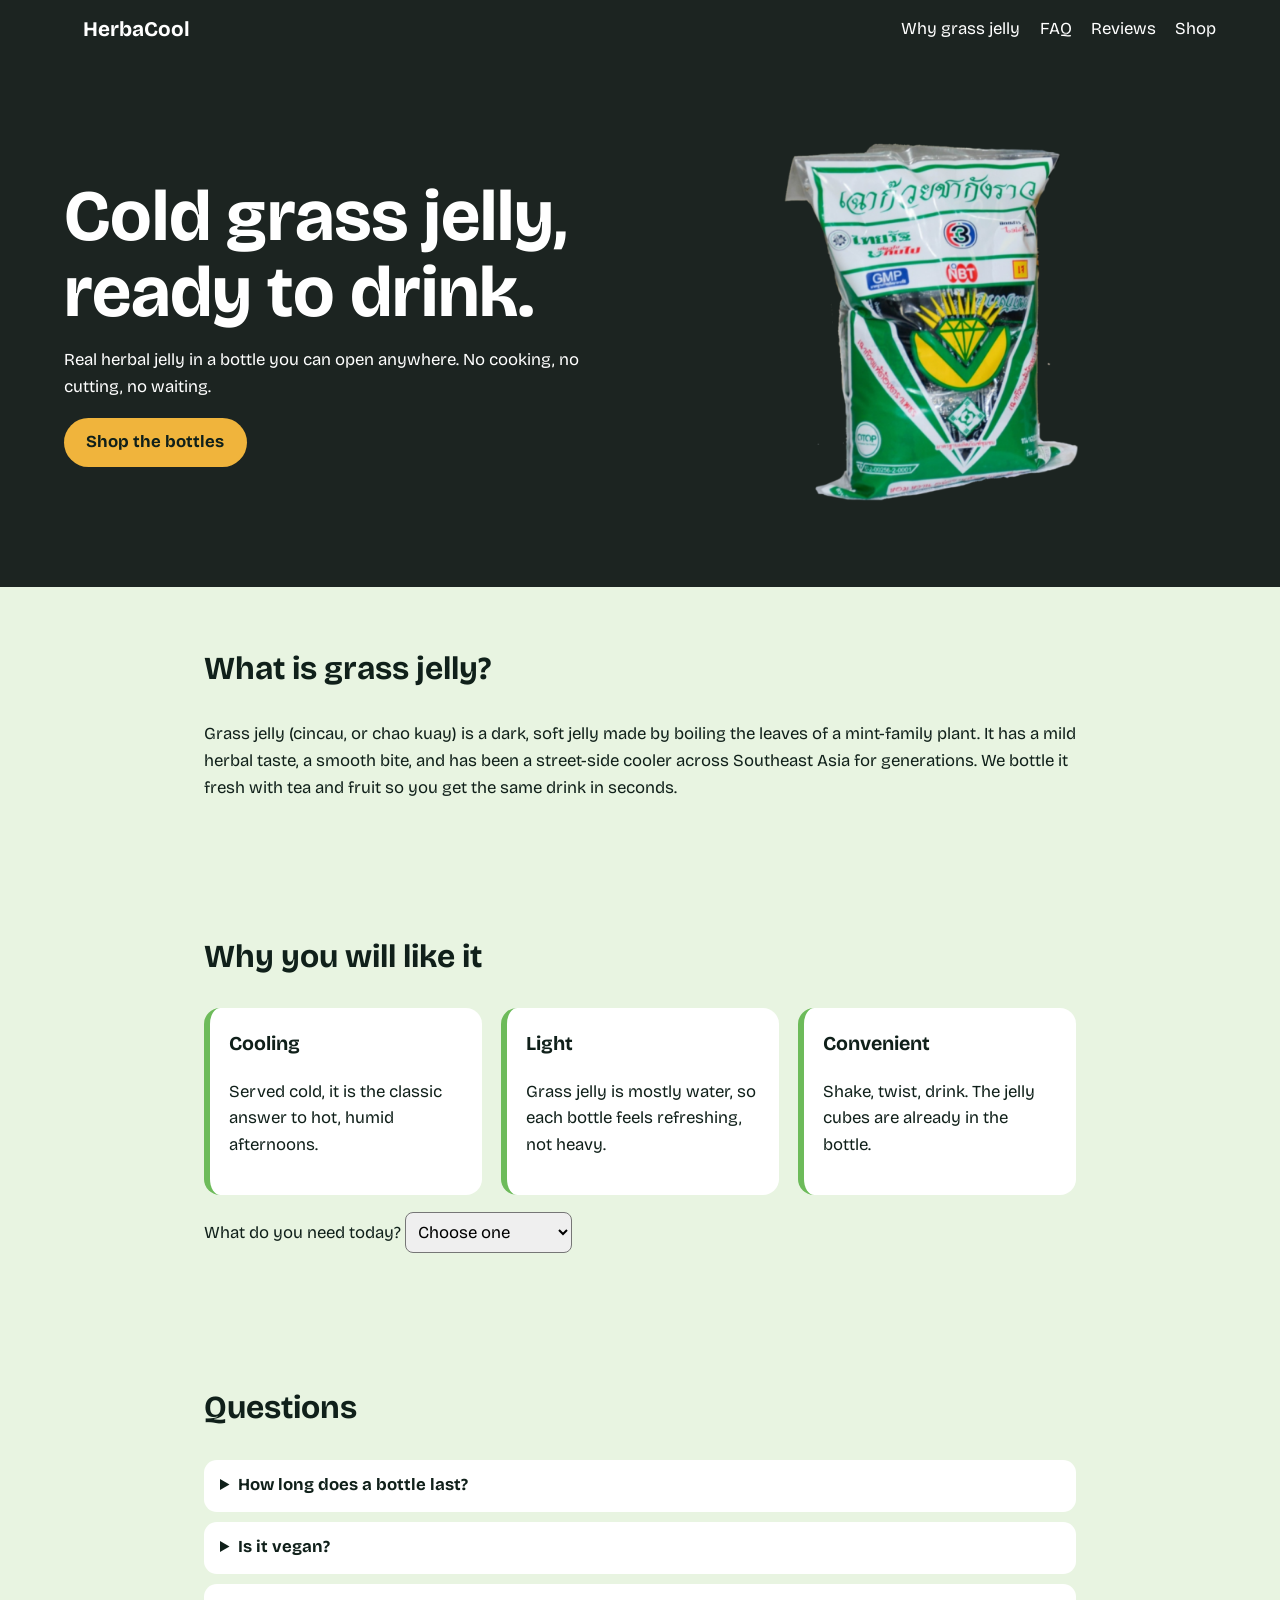
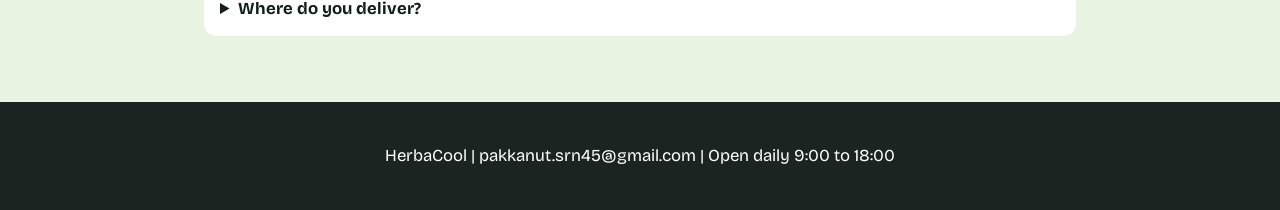
<file: discovery_piscine/rush/index.html>
<!DOCTYPE html>
<html lang="en">
<head>
<meta charset="UTF-8">
<meta name="viewport" content="width=device-width,initial-scale=1">
<title>HerbaCool</title>
<link href="https://fonts.googleapis.com/css2?family=Bricolage+Grotesque:wght@400;700&display=swap" rel="stylesheet">
<link rel="stylesheet" href="style.css">
</head>
<body>
<a class="skip" href="#about">Skip to content</a>
<nav aria-label="Main">
  <a href="index.html" aria-label="HerbaCool Home"><b>HerbaCool</b></a>
  <div><a href="#why">Why grass jelly</a><a href="#faq">FAQ</a><a href="review.html">Reviews</a><a href="shop.html">Shop</a></div>
</nav>
<header class="hero">
  <div>
    <h1 class="shop-title">Cold grass jelly, ready to drink.</h1>
    <p>Real herbal jelly in a bottle you can open anywhere. No cooking, no cutting, no waiting.</p>
    <a class="btn" href="shop.html">Shop the bottles</a>
  </div>
  <img src="jelly.png" alt="Cup of iced grass jelly drink with black jelly cubes and a green straw">
</header>
<main>
  <section id="about">
    <h2>What is grass jelly?</h2>
    <p>Grass jelly (cincau, or chao kuay) is a dark, soft jelly made by boiling the leaves of a mint-family plant. It has a mild herbal taste, a smooth bite, and has been a street-side cooler across Southeast Asia for generations. We bottle it fresh with tea and fruit so you get the same drink in seconds.</p>
  </section>
  <section id="why">
    <h2>Why you will like it</h2>
    <div class="grid">
      <div class="card"><h3>Cooling</h3><p>Served cold, it is the classic answer to hot, humid afternoons.</p></div>
      <div class="card"><h3>Light</h3><p>Grass jelly is mostly water, so each bottle feels refreshing, not heavy.</p></div>
      <div class="card"><h3>Convenient</h3><p>Shake, twist, drink. The jelly cubes are already in the bottle.</p></div>
    </div>
    <p><label for="mood">What do you need today? </label>
    <select id="mood"><option value="">Choose one</option><option value="hot">Beat the heat</option><option value="tired">Reset after work</option><option value="treat">A sweet treat</option></select></p>
    <p id="rec" aria-live="polite"></p>
  </section>
  <section id="faq">
    <h2>Questions</h2>
    <details><summary>How long does a bottle last?</summary><p>Keep it chilled and drink within 7 days of delivery.</p></details>
    <details><summary>Is it vegan?</summary><p>Classic and fruity bottles are vegan. Creamy bottles contain milk or coconut milk.</p></details>
    <details><summary>Where do you deliver?</summary><p>We deliver chilled across Bangkok and Samut Prakan.</p></details>
  </section>
</main>
<footer><p>HerbaCool | pakkanut.srn45@gmail.com | Open daily 9:00 to 18:00</p></footer>
<script src="script.js"></script>
</body>
</html>
</file>
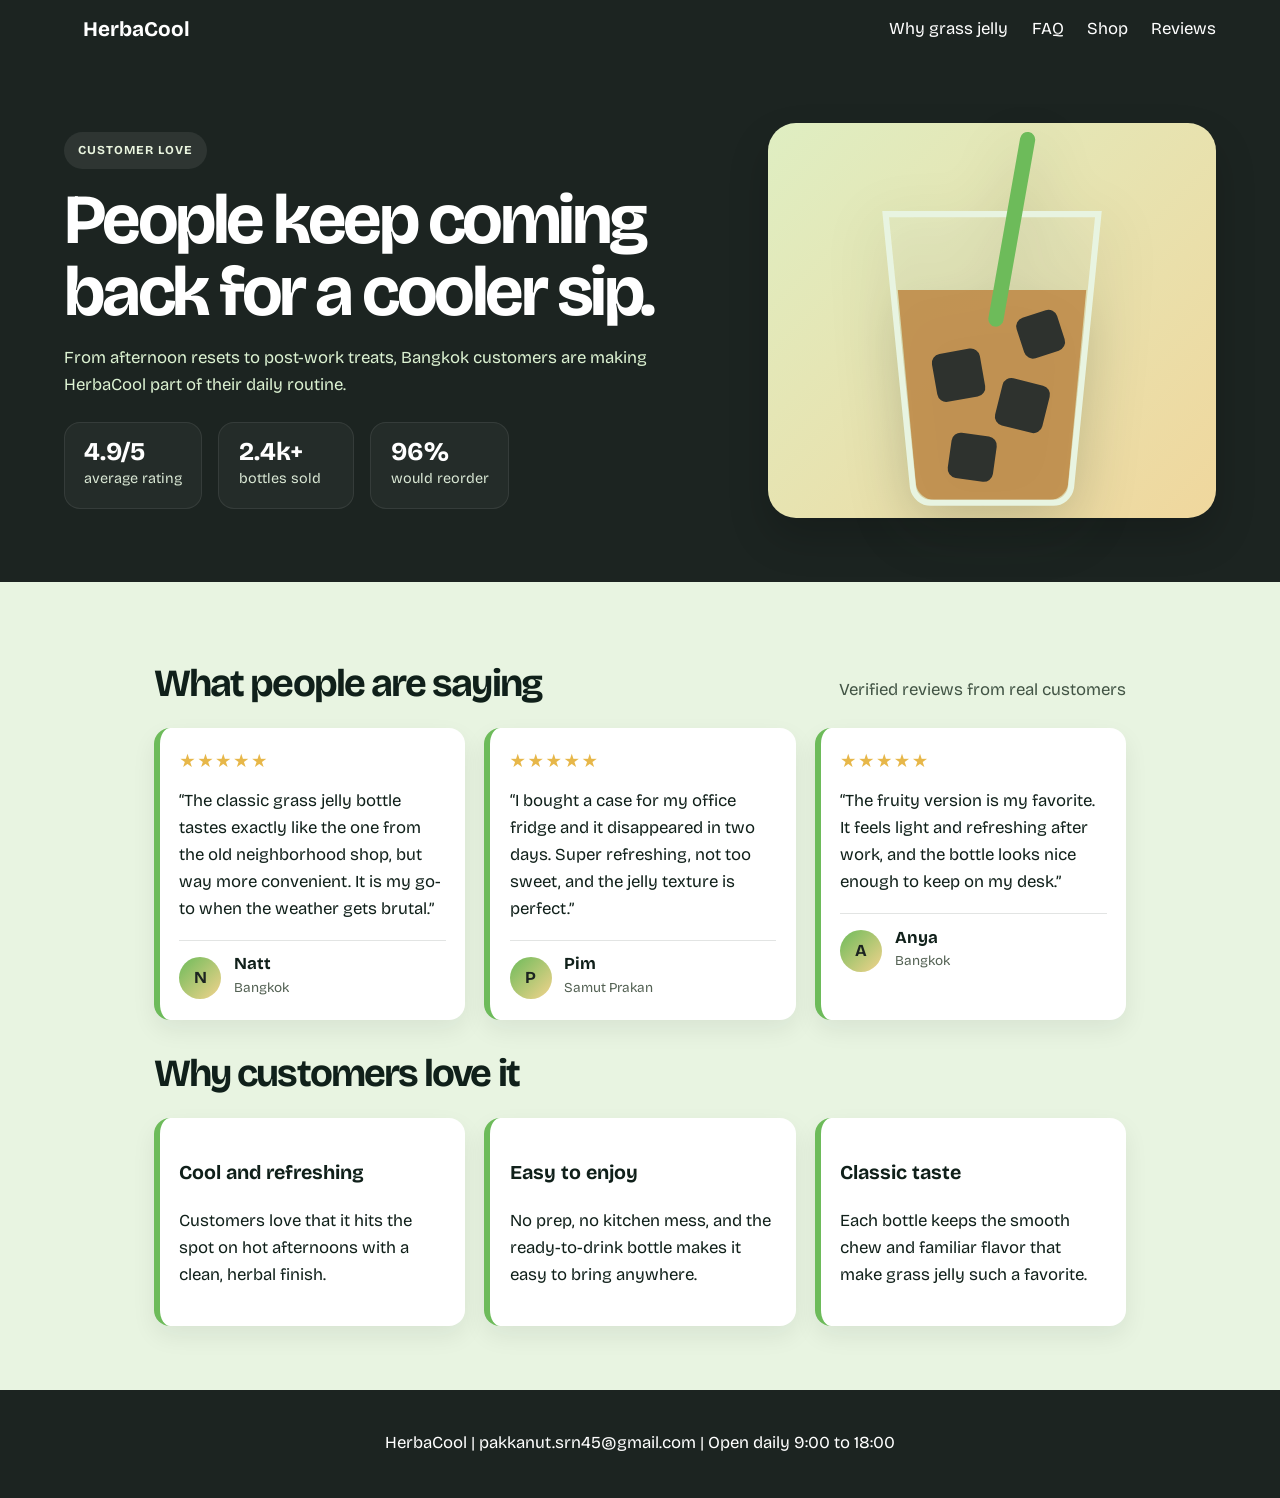
<file: discovery_piscine/rush/review.html>
<!DOCTYPE html>
<html lang="en">
<head>
  <meta charset="UTF-8">
  <meta name="viewport" content="width=device-width, initial-scale=1.0">
  <title>HerbaCool Reviews</title>
  <link rel="preconnect" href="https://fonts.googleapis.com">
  <link rel="preconnect" href="https://fonts.gstatic.com" crossorigin>
  <link href="https://fonts.googleapis.com/css2?family=Bricolage+Grotesque:wght@400;500;700&display=swap" rel="stylesheet">
  <style>
    :root{--ink:#10201a;--jelly:#1c2421;--leaf:#6dbb5a;--mint:#e8f4e1;--honey:#f0b43c;--paper:#fffdf8;--line:rgba(16,32,26,.12)}
    *{box-sizing:border-box}
    html{scroll-behavior:smooth;scroll-padding-top:4rem}
    body{margin:0;font:1.05rem/1.6 "Bricolage Grotesque",system-ui,sans-serif;color:var(--ink);background:var(--mint)}
    a{color:inherit;text-decoration:none}
    a:focus-visible,button:focus-visible,summary:focus-visible,select:focus-visible{outline:3px solid var(--honey);outline-offset:3px}
    .skip{position:absolute;left:-999px}.skip:focus{left:0;top:0;z-index:20;background:var(--honey);padding:.5rem 1rem}
    nav{position:sticky;top:0;z-index:9;display:flex;justify-content:space-between;align-items:center;flex-wrap:wrap;padding:.8rem 5%;background:var(--jelly);color:#fff}
    nav b{font-size:1.3rem}
    nav a{color:#fff;text-decoration:none;margin-left:1.2rem;transition:color .2s}
    nav a:hover{color:var(--honey)}
    .hero{display:grid;grid-template-columns:1.2fr .8fr;align-items:center;gap:2rem;padding:4rem 5%;background:var(--jelly);color:#fff}
    .eyebrow{display:inline-block;padding:.55rem .9rem;border-radius:999px;background:rgba(255,255,255,.08);color:#eaf5df;font-size:.76rem;font-weight:700;letter-spacing:.08em;text-transform:uppercase}
    .hero h1{font-size:clamp(2.6rem,6vw,4.4rem);line-height:1.02;letter-spacing:-.05em;margin:1rem 0 1rem}
    .hero p{margin:0;max-width:38rem;color:#dcf2d2}
    .stat-wrap{display:flex;flex-wrap:wrap;gap:1rem;margin-top:1.5rem}
    .stat{background:rgba(255,255,255,.04);border:1px solid rgba(255,255,255,.08);border-radius:1rem;padding:1rem 1.2rem;min-width:8.5rem}
    .stat strong{display:block;font-size:1.6rem;line-height:1;color:#fff}
    .stat span{color:#d9e7d4;font-size:.9rem}
    .visual{display:flex;align-items:center;justify-content:center;min-height:22rem;border-radius:1.75rem;background:linear-gradient(135deg,#dfeec2,#f0d79d);box-shadow:0 20px 40px rgba(0,0,0,.18)}
    .product-image{display:block;width:min(19rem,72%);height:auto;filter:drop-shadow(0 18px 28px rgba(23,35,25,.22));}
    main{padding:3rem 5% 4rem;max-width:1100px;margin:auto}
    section{margin-top:2rem}
    .section-head{display:flex;justify-content:space-between;align-items:end;gap:1rem;margin-bottom:1.5rem}
    .section-head h2{margin:0;font-size:clamp(2rem,3vw,3rem);line-height:1.1;letter-spacing:-.05em}
    .section-head p{margin:0;color:#425445}
    .grid{display:grid;grid-template-columns:repeat(auto-fit,minmax(220px,1fr));gap:1.2rem}
    .card{background:#fff;border-radius:1rem;padding:1.2rem;border-left:6px solid var(--leaf);box-shadow:0 10px 24px rgba(16,32,26,.07)}
    .stars{color:#e7b749;letter-spacing:.08em;font-size:1.15rem;margin-bottom:.7rem}
    .card p{margin:0 0 1.1rem;color:var(--ink)}
    .person{display:flex;align-items:center;gap:.8rem;border-top:1px solid var(--line);padding-top:.9rem}
    .avatar{width:42px;height:42px;border-radius:50%;display:grid;place-items:center;background:linear-gradient(135deg,var(--leaf),#f3d38d);font-weight:700;color:var(--jelly)}
    .person strong{display:block;line-height:1.1}
    .person span{color:#536153;font-size:.85rem}
    footer{background:var(--jelly);color:#fff;text-align:center;padding:1.5rem}
    @media(max-width:700px){.hero{grid-template-columns:1fr;text-align:center}.hero p{margin:auto}.nav-links{display:flex;flex-wrap:wrap;gap:.5rem .8rem}.nav-links a{margin-left:0} .section-head{flex-direction:column;align-items:flex-start}} 
  </style>
</head>
<body>
  <a class="skip" href="#reviews">Skip to reviews</a>

  <nav aria-label="Main navigation">
    <a href="index.html" aria-label="HerbaCool home"><b>HerbaCool</b></a>
    <div class="nav-links">
      <a href="index.html#why">Why grass jelly</a>
      <a href="index.html#faq">FAQ</a>
      <a href="shop.html">Shop</a>
      <a href="review.html" aria-current="page">Reviews</a>
    </div>
  </nav>

  <header class="hero">
    <div>
      <span class="eyebrow">Customer love</span>
      <h1>People keep coming back for a cooler sip.</h1>
      <p>From afternoon resets to post-work treats, Bangkok customers are making HerbaCool part of their daily routine.</p>
      <div class="stat-wrap" aria-label="Review statistics">
        <div class="stat"><strong>4.9/5</strong><span>average rating</span></div>
        <div class="stat"><strong>2.4k+</strong><span>bottles sold</span></div>
        <div class="stat"><strong>96%</strong><span>would reorder</span></div>
      </div>
    </div>
    <div class="visual">
      <img class="product-image" src="jelly.svg" alt="HerbaCool grass jelly drink bottle" />
    </div>
  </header>

  <main id="reviews">
    <section aria-labelledby="review-heading">
      <div class="section-head">
        <h2 id="review-heading">What people are saying</h2>
        <p>Verified reviews from real customers</p>
      </div>
      <div id="reviewsGrid" class="grid" aria-live="polite"></div>
    </section>

    <section aria-labelledby="highlight-heading">
      <div class="section-head">
        <h2 id="highlight-heading">Why customers love it</h2>
      </div>
      <div id="highlights" class="grid"></div>
    </section>
  </main>

  <footer>
    <p>HerbaCool | pakkanut.srn45@gmail.com | Open daily 9:00 to 18:00</p>
  </footer>

  <script>
    const reviews = [
      {name:'Natt', city:'Bangkok', text:'“The classic grass jelly bottle tastes exactly like the one from the old neighborhood shop, but way more convenient. It is my go-to when the weather gets brutal.”'},
      {name:'Pim', city:'Samut Prakan', text:'“I bought a case for my office fridge and it disappeared in two days. Super refreshing, not too sweet, and the jelly texture is perfect.”'},
      {name:'Anya', city:'Bangkok', text:'“The fruity version is my favorite. It feels light and refreshing after work, and the bottle looks nice enough to keep on my desk.”'}
    ];

    const highlights = [
      ['Cool and refreshing', 'Customers love that it hits the spot on hot afternoons with a clean, herbal finish.'],
      ['Easy to enjoy', 'No prep, no kitchen mess, and the ready-to-drink bottle makes it easy to bring anywhere.'],
      ['Classic taste', 'Each bottle keeps the smooth chew and familiar flavor that make grass jelly such a favorite.']
    ];

    const reviewsGrid = document.querySelector('#reviewsGrid');
    const highlightsBox = document.querySelector('#highlights');

    if (reviewsGrid) {
      reviewsGrid.innerHTML = reviews.map(({name, city, text}) => `
        <article class="card">
          <div class="stars" aria-label="5 out of 5 stars">★★★★★</div>
          <p>${text}</p>
          <div class="person">
            <div class="avatar">${name[0]}</div>
            <div>
              <strong>${name}</strong>
              <span>${city}</span>
            </div>
          </div>
        </article>
      `).join('');
    }

    if (highlightsBox) {
      highlightsBox.innerHTML = highlights.map(([title, copy]) => `
        <article class="card">
          <h3>${title}</h3>
          <p>${copy}</p>
        </article>
      `).join('');
    }
  </script>
</body>
</html>
</file>
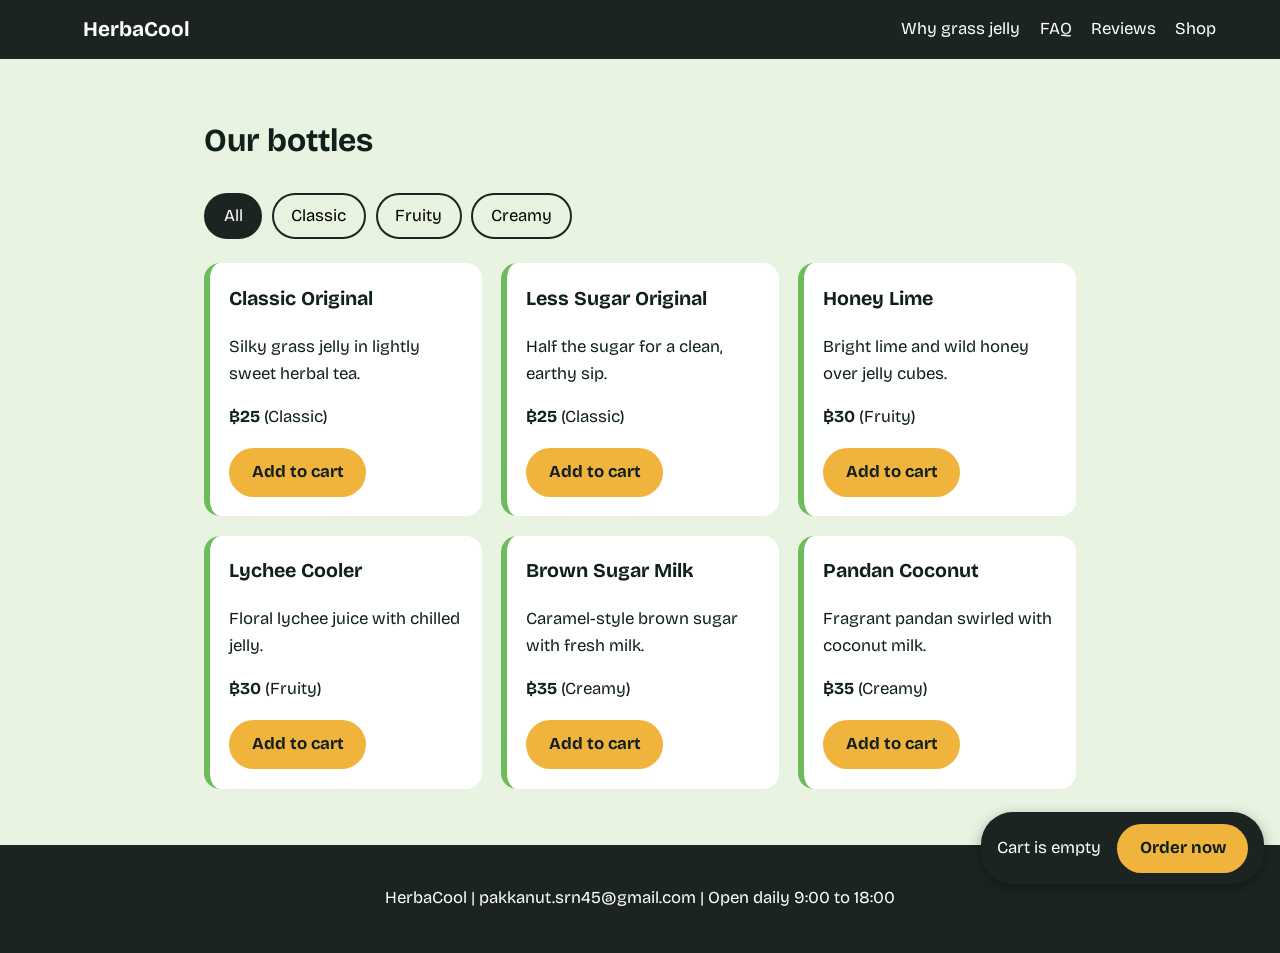
<file: discovery_piscine/rush/shop.html>
<!DOCTYPE html>
<html lang="en">
<head>
<meta charset="UTF-8">
<meta name="viewport" content="width=device-width,initial-scale=1">
<title>Shop | HerbaCool</title>
<link href="https://fonts.googleapis.com/css2?family=Bricolage+Grotesque:wght@400;700&display=swap" rel="stylesheet">
<link rel="stylesheet" href="style.css">
</head>
<body>
<a class="skip" href="#products">Skip to bottles</a>
<nav aria-label="Main">
  <a href="index.html" aria-label="Go to homepage"><b>HerbaCool</b></a>
  <div><a href="#why">Why grass jelly</a><a href="#faq">FAQ</a><a href="review.html">Reviews</a><a href="shop.html">Shop</a></div>
</nav>
<main>
  <section>
    <h2>Our bottles</h2>
    <div class="filters" id="filters" role="group" aria-label="Filter by flavor type"></div>
    <div class="grid" id="products"></div>
  </section>
</main>
<div id="cart" aria-live="polite"><span id="sum">Cart is empty</span><button class="btn" id="buy">Order now</button></div>
<footer><p>HerbaCool | pakkanut.srn45@gmail.com | Open daily 9:00 to 18:00</p></footer>
<script src="script.js"></script>
</body>
</html>
</file>
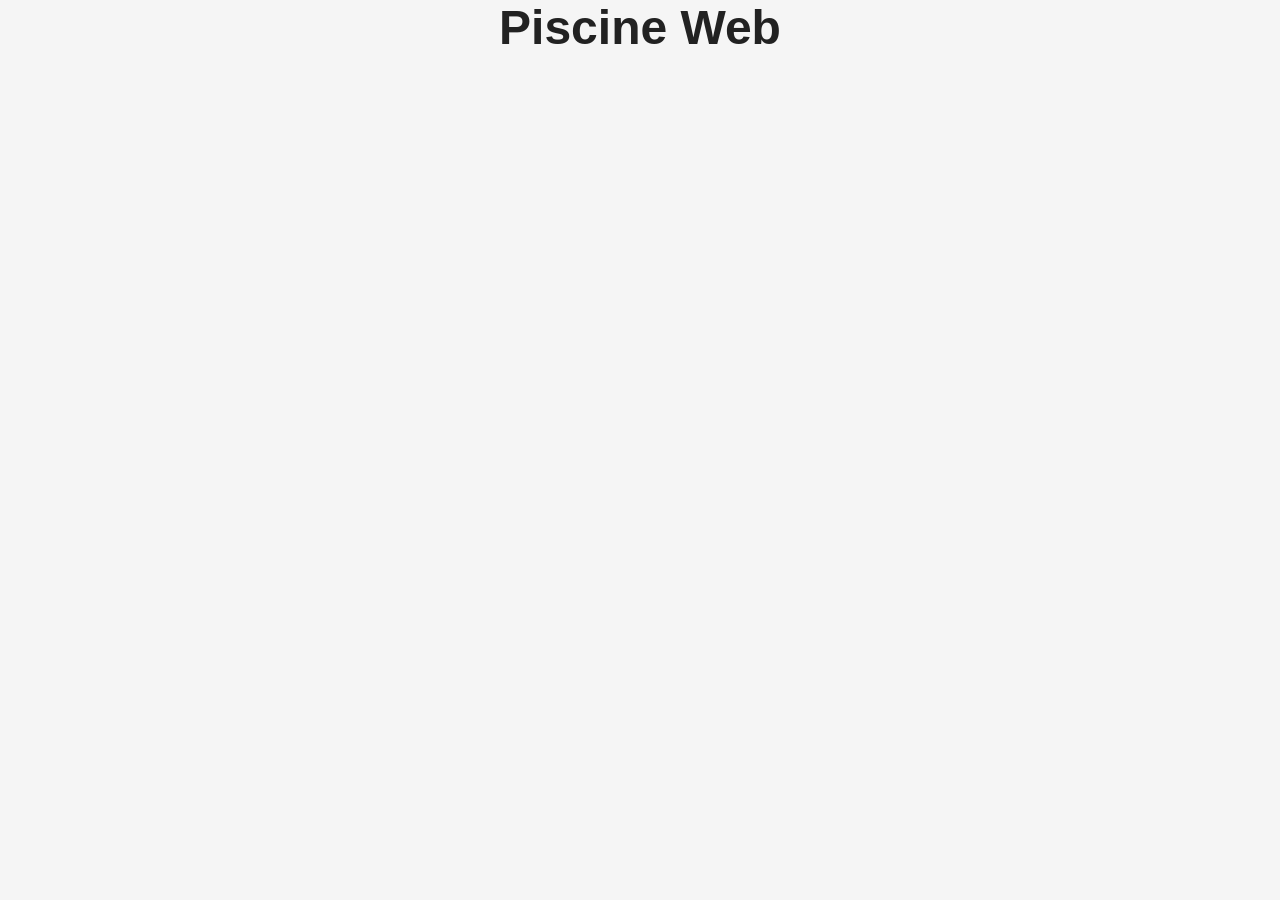
<file: discovery_piscine/cell01/ex01/piscineweb.html>
<!DOCTYPE html>
<html lang="en">
  <head>
    <meta charset="UTF-8" />
    <meta name="viewport" content="width=device-width, initial-scale=1.0" />
    <title>Piscine Web</title>
    <style>
      body {
        margin: 0;
        min-height: 100vh;
        display: flex;
        justify-content: center;
        background: #f5f5f5;
        font-family: Arial, sans-serif;
      }

      h1 {
        margin: 0;
        text-align: center;
        font-size: 3rem;
        font-weight: 700;
        color: #222;
      }
    </style>
  </head>
  <body>
    <h1>Piscine Web</h1>
  </body>
</html>
</file>
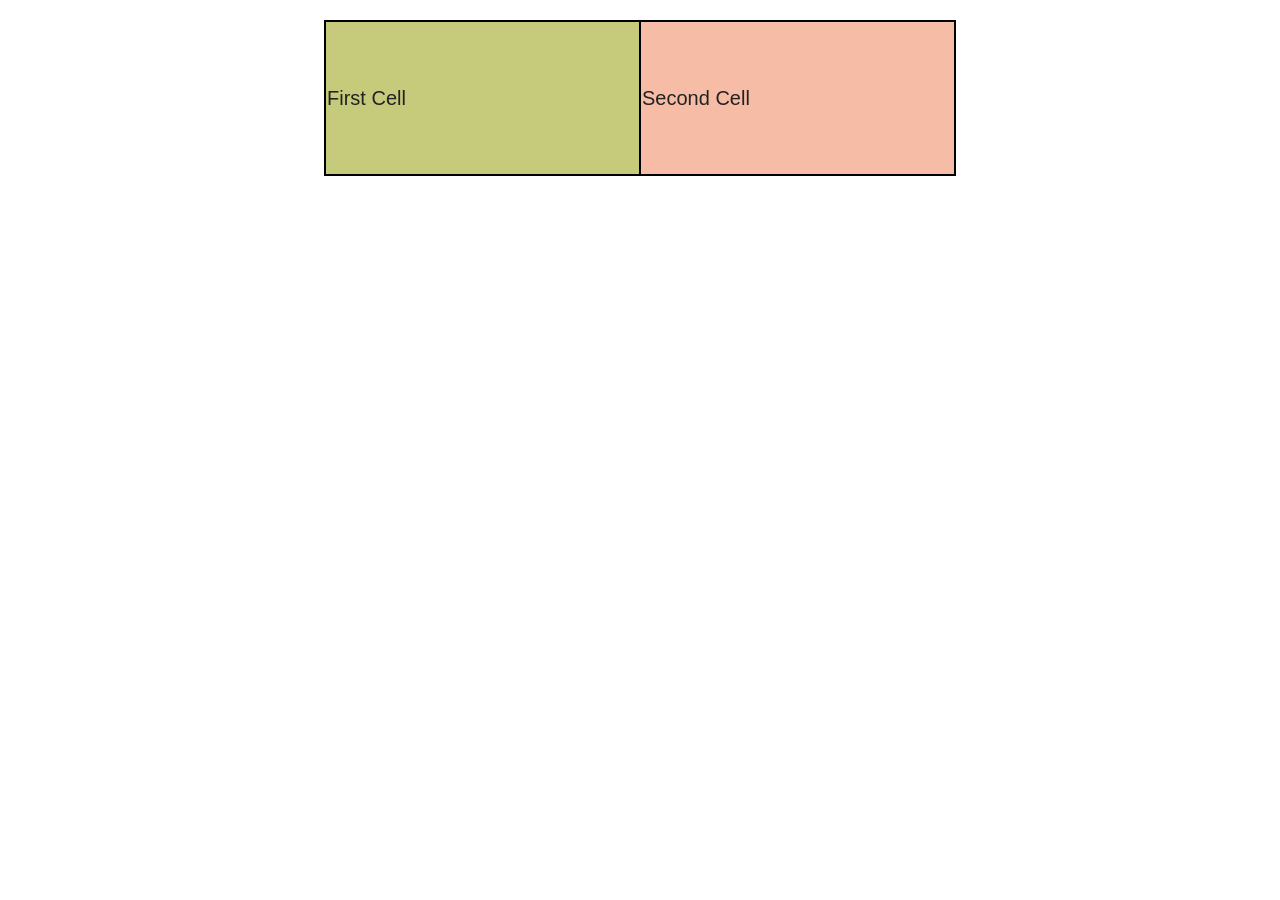
<file: discovery_piscine/cell01/ex05/tab.html>
<!doctype html>
<html lang="en">
<head>
	<meta charset="utf-8">
	<meta name="viewport" content="width=device-width,initial-scale=1">
	<title>Two-box Table</title>
	<style>
		table { border-collapse: collapse; width: 50%; margin: 20px auto; border: 1px solid #000; }
		td { width: 50%; height: 150px; font-family: Arial, sans-serif; font-size: 1.25rem; color: #222; border: 2px solid #000; }
		.box1 { background: #C6CA7B; }
		.box2 { background: #F6BCA6; }
	</style>
</head>
<body>
	<table>
		<tr>
			<td class="box1">First Cell</td>
			<td class="box2">Second Cell</td>
		</tr>
	</table>
</body>
</html>
</file>
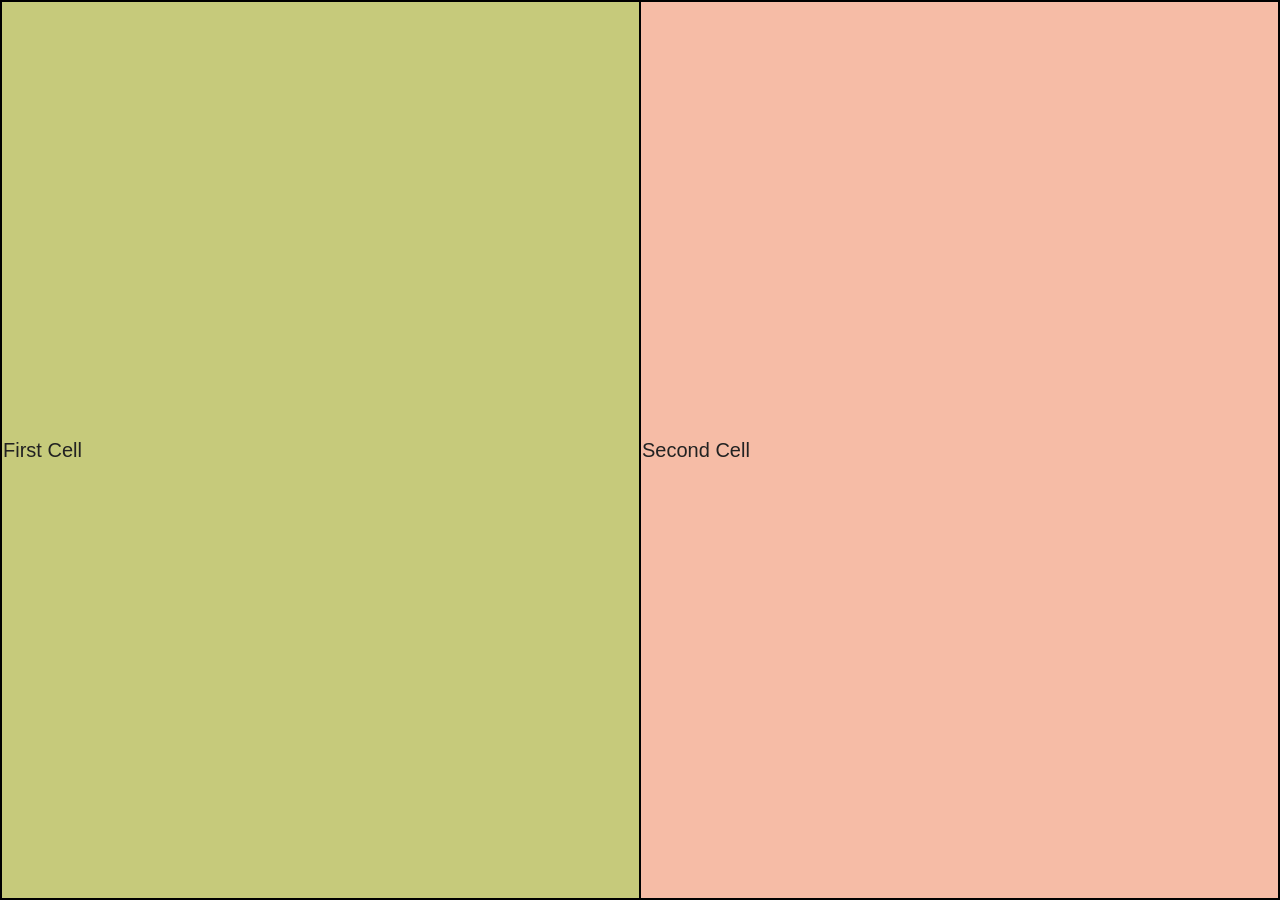
<file: discovery_piscine/cell01/ex06/responsive.html>
<!doctype html>
<html lang="en">
<head>
	<meta charset="utf-8">
	<meta name="viewport" content="width=device-width,initial-scale=1">
	<title>responsive</title>
	<style>
		html, body {
			width: 100%;
			height: 100%;
			margin: 0;
		}
		.table-wrapper {
			overflow-x: auto;
			width: 100%;
			height: 100%;
		}
		table {
			border-collapse: collapse;
			width: 100%;
			height: 100%;
			margin: 0;
			border: 1px solid #000;
		}
		td {
			width: 50%;
			height: 100%;
			font-family: Arial, sans-serif;
			font-size: 1.25rem;
			color: #222;
			border: 2px solid #000;
		}
		.box1 { background: #C6CA7B; }
		.box2 { background: #F6BCA6; }
	</style>
</head>
<body>
	<div class="table-wrapper">
		<table>
			<tr>
				<td class="box1">First Cell</td>
				<td class="box2">Second Cell</td>
			</tr>
		</table>
	</div>
</body>
</html>
</file>
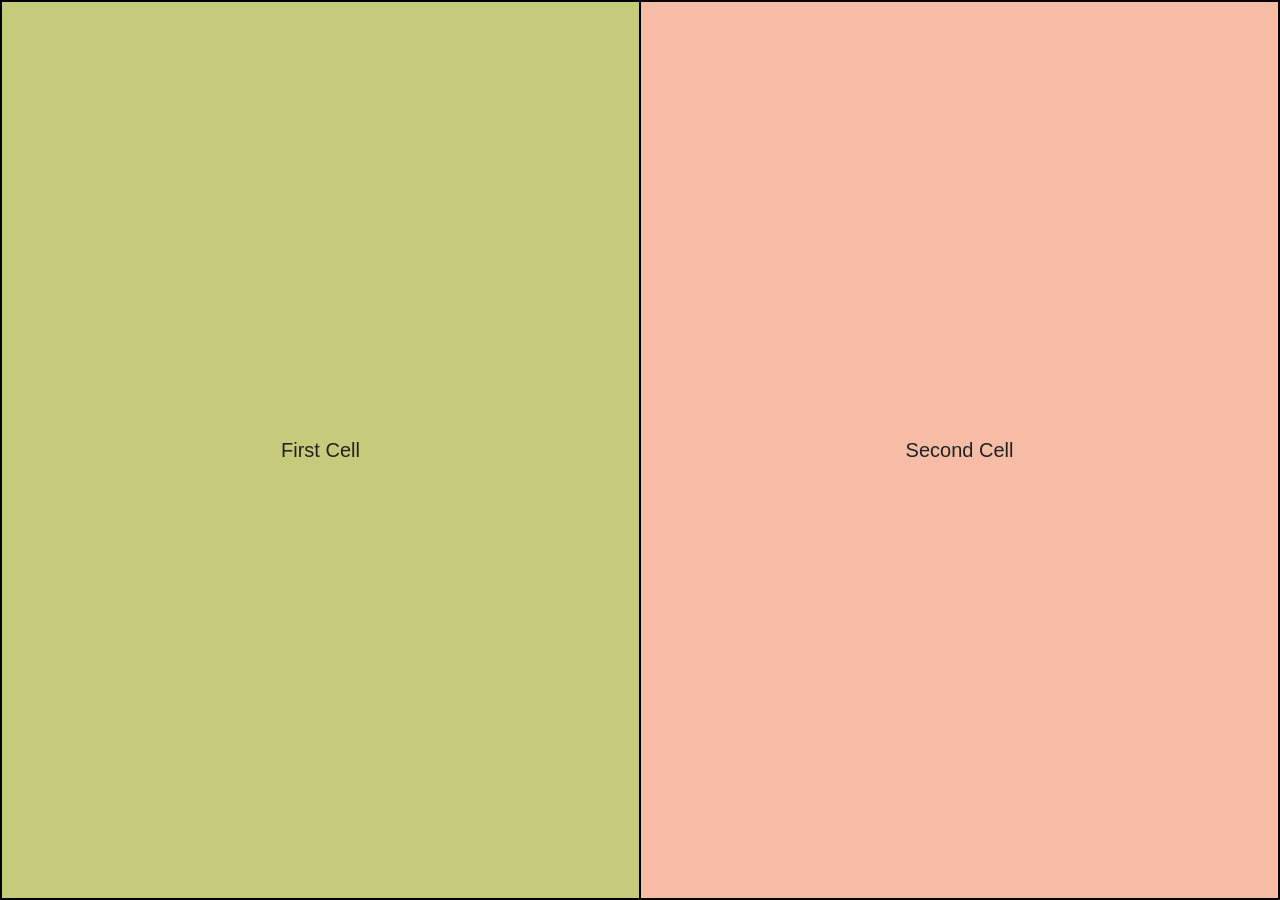
<file: discovery_piscine/cell02/ex00/responsive.html>
<!doctype html>
<html lang="en">
<head>
	<meta charset="utf-8">
	<meta name="viewport" content="width=device-width,initial-scale=1">
	<title>responsive</title>
	<link rel="stylesheet" href="responsive.css">
	<style>
		html, body {
			height: 100%;
			margin: 0;
		}
		body {
			padding: 0;
		}
		table {
			border-collapse: collapse;
			width: 100%;
			height: 100%;
			border: 1px solid #000;
		}
		td {
			width: 50%;
			height: 100%;
			font-family: Arial, sans-serif;
			font-size: 1.25rem;
			color: #222;
			border: 2px solid #000;
			box-sizing: border-box;
		}
		.box1 { background: #C6CA7B; }
		.box2 { background: #F6BCA6; }
	</style>
</head>
<body>
	<table>
		<tr>
			<td class="box1">First Cell</td>
			<td class="box2">Second Cell</td>
		</tr>
	</table>
</body>
</html>
</file>
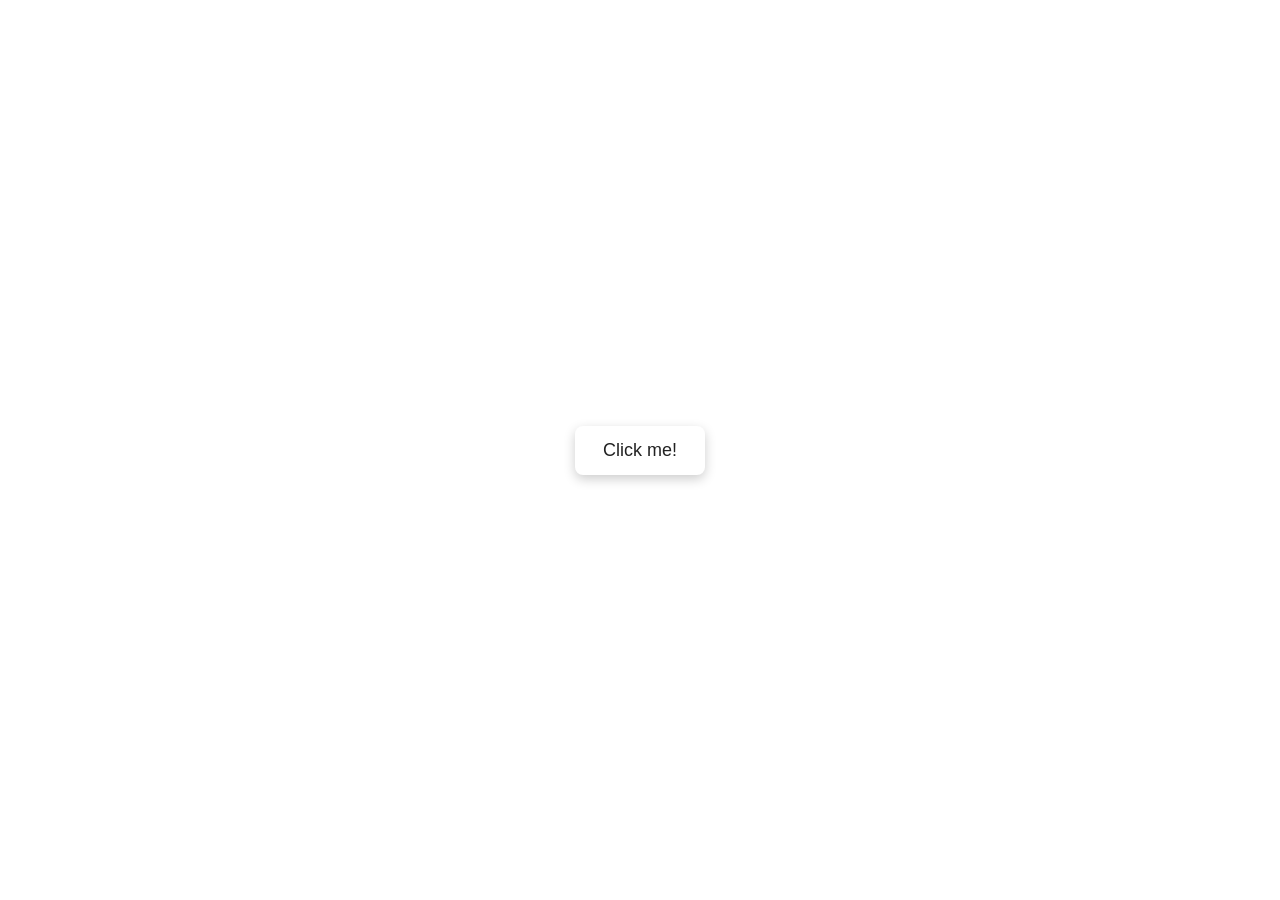
<file: discovery_piscine/cell03/ex00/background.html>
<!DOCTYPE html>
<html lang="en">
  <head>
    <meta charset="UTF-8" />
    <meta name="viewport" content="width=device-width, initial-scale=1.0" />
    <title>Random Background</title>
    <link rel="stylesheet" href="background.css">
  </head>
  <body>
    <button type="button" onclick="changeBackground()">Click me!</button>

    <script>
      function changeBackground() {
        const randomColor = Math.floor(Math.random() * 16777215).toString(16).padStart(6, '0');
        document.body.style.backgroundColor = '#' + randomColor;
      }
    </script>
  </body>
</html>
</file>
<file: discovery_piscine/rush/style.css>
:root{--ink:#10201a;--jelly:#1c2421;--leaf:#6dbb5a;--mint:#e8f4e1;--honey:#f0b43c}
*{box-sizing:border-box}
html{scroll-behavior:smooth;scroll-padding-top:4rem}
body{margin:0;font:1.05rem/1.6 "Bricolage Grotesque",system-ui,sans-serif;color:var(--ink);background:var(--mint)}
nav{position:sticky;top:0;z-index:9;display:flex;justify-content:space-between;align-items:center;flex-wrap:wrap;padding:.8rem 5%;background:var(--jelly);color:#fff}
nav b{font-size:1.3rem}
nav a{color:#fff;text-decoration:none;margin-left:1.2rem;transition:color .2s}
nav a:hover{color:var(--honey)}
a:focus-visible,button:focus-visible,summary:focus-visible,select:focus-visible{outline:3px solid var(--honey);outline-offset:3px}
.skip{position:absolute;left:-999px}
.skip:focus{left:0;top:0;z-index:20;background:var(--honey);padding:.5rem 1rem}
.hero{display:grid;grid-template-columns:1fr 1fr;align-items:center;gap:2rem;padding:4rem 5%;background:var(--jelly);color:#fff}
.hero h1{font-size:clamp(2.4rem,6vw,4.5rem);line-height:1.05;margin:0 0 1rem}
.hero img{width:100%;max-width:320px;justify-self:center;animation:float 4s ease-in-out infinite}
@keyframes float{50%{transform:translateY(-14px) rotate(2deg)}}
.btn{display:inline-block;background:var(--honey);color:var(--ink);padding:.7rem 1.4rem;border:0;border-radius:2rem;font:inherit;font-weight:700;text-decoration:none;cursor:pointer;transition:transform .15s}
.btn:hover{transform:scale(1.06)}
section{padding:3.5rem 5%;max-width:1000px;margin:auto}
h2{font-size:2rem;margin-top:0}
.grid{display:grid;grid-template-columns:repeat(auto-fit,minmax(220px,1fr));gap:1.2rem}
.card{background:#fff;border-radius:1rem;padding:1.2rem;border-left:6px solid var(--leaf);animation:pop .3s}
@keyframes pop{from{opacity:0;transform:scale(.95)}}
.card h3{margin-top:0}
.filters{display:flex;flex-wrap:wrap;gap:.6rem;margin-bottom:1.5rem}
.filters button{padding:.5rem 1.1rem;border:2px solid var(--jelly);border-radius:2rem;background:none;font:inherit;cursor:pointer}
.filters button[aria-pressed=true]{background:var(--jelly);color:#fff}
select{font:inherit;padding:.5rem;border-radius:.5rem}
#rec{font-weight:700;color:#2f7a22}
details{background:#fff;border-radius:.8rem;padding:.8rem 1rem;margin-bottom:.6rem}
summary{cursor:pointer;font-weight:700}
#cart{position:fixed;bottom:1rem;right:1rem;display:flex;gap:1rem;align-items:center;background:var(--jelly);color:#fff;padding:.7rem 1rem;border-radius:2rem;box-shadow:0 4px 14px #0005}
footer{background:var(--jelly);color:#fff;text-align:center;padding:1.5rem}
@media(max-width:700px){.hero{grid-template-columns:1fr;text-align:center}nav a{margin:0 .6rem 0 0}#cart{left:1rem;justify-content:space-between}}
@media(prefers-reduced-motion:reduce){*{animation:none!important;transition:none!important;scroll-behavior:auto!important}}
</file>
<file: discovery_piscine/cell02/ex00/responsive.css>
body {
    margin: 0;
    width: 100%;
    min-height: 100vh;
    font-family: Arial, sans-serif;
}

.table-wrapper {
    width: 100%;
    height: 100vh;
    overflow-x: auto;
    -webkit-overflow-scrolling: touch;
}

table {
    border-collapse: collapse;
    width: 100%;
    height: 100%;
    min-width: 0;
    margin: 0;
    border: 1px solid #000;
}

td {
    width: 50%;
    height: 50%;
    font-size: clamp(1rem, 1.5vw, 1.25rem);
    color: #222;
    border: 2px solid #000;
    text-align: center;
}

.box1 {
    background: #C6CA7B;
}

.box2 {
    background: #F6BCA6;
}

@media (max-width: 600px) {
    table {
        width: 100%;
        min-width: 0;
    }

    td {
        height: 50%;
        font-size: clamp(0.875rem, 2.5vw, 1rem);
    }
}
</file>
<file: discovery_piscine/cell03/ex00/background.css>
body {
	margin: 0;
	min-height: 100vh;
	display: flex;
	align-items: center;
	justify-content: center;
	font-family: Arial, sans-serif;
	transition: background-color .3s ease;
}

button {
	padding: 14px 28px;
	font-size: 18px;
	border: none;
	border-radius: 8px;
	background: #fff;
	color: #222;
	cursor: pointer;
	box-shadow: 0 4px 12px rgba(0,0,0,.2);
}

.bg-light { background: #f5f7fa; color: #111; }
.bg-dark { background: #0f1724; color: #eef2ff; }

.card {
	background: rgba(255,255,255,.85);
	padding: 2rem;
	border-radius: 12px;
	box-shadow: 0 6px 18px rgba(2,6,23,.2);
	max-width: 720px;
	width: calc(100% - 2rem);
	text-align: center;
}

.bg-dark .card {
	background: rgba(8,10,15,.6);
	color: inherit;
	box-shadow: 0 6px 18px rgba(0,0,0,.6);
}

@media (max-width: 480px) {
	.card { padding: 1rem; border-radius: 8px; }
}
</file>
